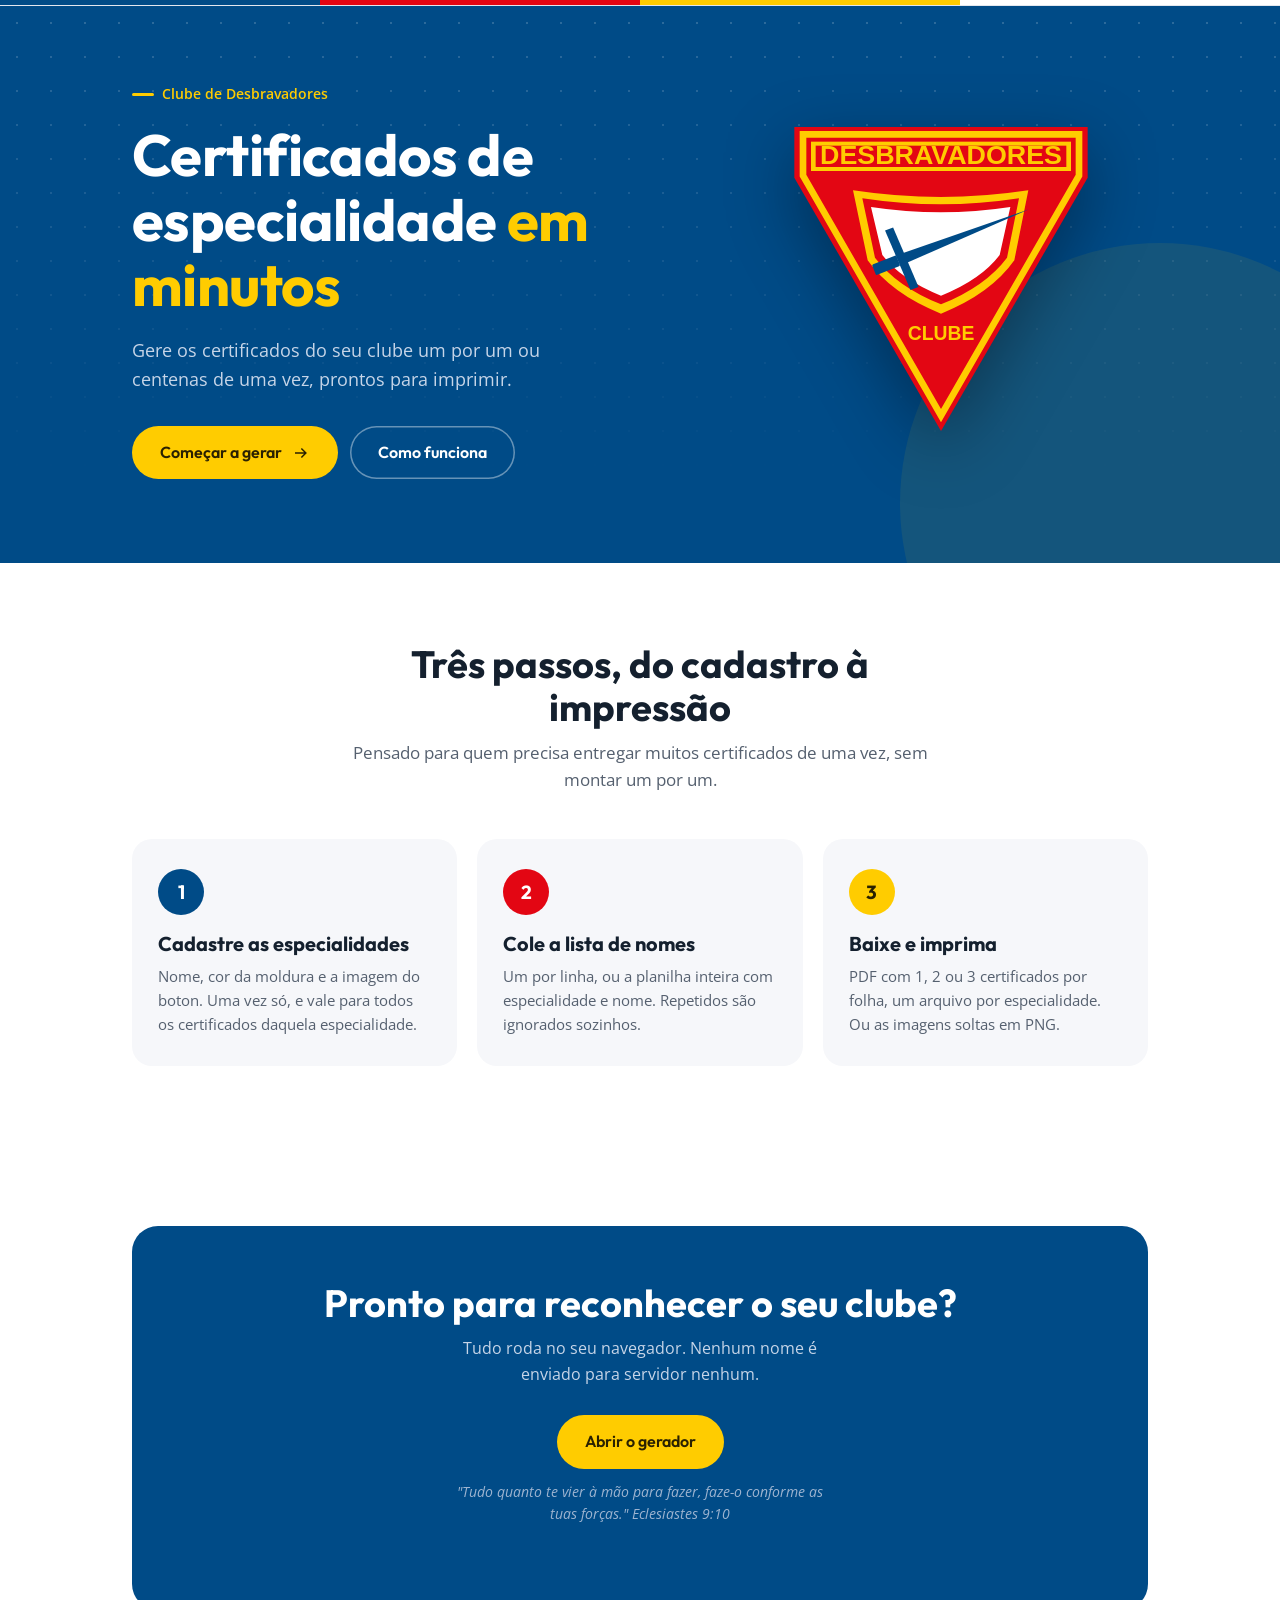
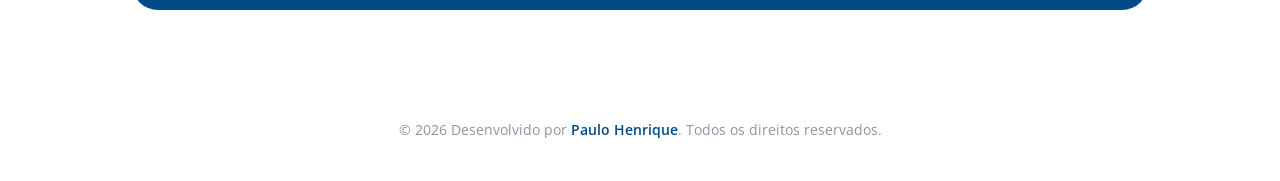
<file: index.html>
<!doctype html>
<html lang="pt-BR">
<head>
<meta charset="utf-8">
<meta name="viewport" content="width=device-width, initial-scale=1, viewport-fit=cover">
<title>Certificados de Especialidade · Desbravadores</title>
<meta name="description" content="Gere em poucos minutos os certificados de especialidade do seu Clube de Desbravadores: um por um ou centenas de uma vez.">
<link rel="icon" href="assets/desbravadores.svg">
<link rel="preconnect" href="https://fonts.googleapis.com">
<link rel="preconnect" href="https://fonts.gstatic.com" crossorigin>
<link rel="stylesheet" href="https://fonts.googleapis.com/css2?family=Open+Sans:wght@400;600&family=Outfit:wght@500;600;700&display=swap">
<style>
  :root{ --azul:#004B87; --azul-2:#003563; --vermelho:#E30613; --ouro:#FFCC00; --tinta:#14202E; --tinta-2:#55606F; --papel:#F6F7FA }
  *,*::before,*::after{ box-sizing:border-box }
  html{ overflow-x:clip }
  body{ margin:0; font-family:'Open Sans',system-ui,sans-serif; color:var(--tinta-2); background:#fff; line-height:1.6; -webkit-font-smoothing:antialiased }
  h1,h2,h3{ font-family:'Outfit',system-ui,sans-serif; color:var(--tinta); margin:0; line-height:1.12 }
  p{ margin:0 }
  a{ color:inherit }
  .wrap{ max-width:1060px; margin:0 auto; padding-inline:22px }

  /* faixa com as quatro cores do clube */
  .faixa{ height:6px; background:linear-gradient(90deg,var(--azul) 0 25%,var(--vermelho) 25% 50%,var(--ouro) 50% 75%,#fff 75%); box-shadow:inset 0 -1px 0 #E3E7EE }

  /* capa */
  .capa{ background:var(--azul); color:#D6E2F0; position:relative; overflow:hidden }
  .capa::after{ content:''; position:absolute; right:-140px; bottom:-200px; width:520px; height:520px; border-radius:50%; background:rgba(255,204,0,.08) }
  .capa-in{ display:grid; grid-template-columns:1.15fr .85fr; gap:40px; align-items:center; padding-block:72px 84px; position:relative; z-index:1 }
  .selo{ display:inline-flex; align-items:center; gap:8px; font-size:13.5px; font-weight:600; color:var(--ouro); margin-bottom:18px }
  .selo::before{ content:''; width:22px; height:3px; background:var(--ouro); border-radius:2px }
  .capa h1{ color:#fff; font-size:clamp(34px,5.2vw,58px); font-weight:700; letter-spacing:-.01em }
  .capa h1 span{ color:var(--ouro) }
  .capa p.sub{ margin-top:18px; font-size:18px; max-width:44ch; color:#C6D5E8 }
  .acoes{ display:flex; flex-wrap:wrap; gap:12px; margin-top:32px }
  .bt{ display:inline-flex; align-items:center; justify-content:center; gap:10px; min-height:52px; padding:14px 28px; border-radius:999px; font-family:'Outfit',sans-serif; font-weight:600; font-size:16px; text-decoration:none; transition:transform .15s, background .2s, box-shadow .2s }
  .bt:active{ transform:scale(.97) }
  .bt-ouro{ background:var(--ouro); color:#2A2100 }
  .bt-ouro:hover{ background:#FFD633; box-shadow:0 10px 26px -10px rgba(255,204,0,.8) }
  .bt-vazio{ color:#fff; box-shadow:inset 0 0 0 1.5px rgba(255,255,255,.4) }
  .bt-vazio:hover{ box-shadow:inset 0 0 0 1.5px #fff }
  .bt svg{ width:18px; height:18px }
  .emblema{ justify-self:center; width:min(300px,70vw); height:auto; filter:drop-shadow(0 22px 34px rgba(0,0,0,.35)); animation:flutua 6s ease-in-out infinite }
  @keyframes flutua{ 50%{ transform:translateY(-10px) } }

  /* passos */
  .sec{ padding-block:80px }
  .sec-topo{ text-align:center; max-width:620px; margin:0 auto 46px }
  .sec-topo h2{ font-size:clamp(26px,3.4vw,38px) }
  .sec-topo p{ margin-top:12px; font-size:16.5px }
  .passos{ list-style:none; margin:0; padding:0; display:grid; grid-template-columns:repeat(3,1fr); gap:20px }
  .passos li{ background:var(--papel); border-radius:20px; padding:30px 26px; transition:transform .2s, box-shadow .2s }
  .passos li:hover{ transform:translateY(-4px); box-shadow:0 18px 36px -24px rgba(0,75,135,.5) }
  .n{ display:grid; place-items:center; width:46px; height:46px; border-radius:50%; font-family:'Outfit',sans-serif; font-weight:700; font-size:19px; margin-bottom:18px }
  .passos li:nth-child(1) .n{ background:var(--azul); color:#fff }
  .passos li:nth-child(2) .n{ background:var(--vermelho); color:#fff }
  .passos li:nth-child(3) .n{ background:var(--ouro); color:#2A2100 }
  .passos h3{ font-size:20px; margin-bottom:8px }
  .passos p{ font-size:15px }

  /* cores com significado */
  .cores{ display:grid; grid-template-columns:repeat(4,1fr); gap:16px }
  .cor{ background:#fff; border-radius:18px; padding:22px 20px; border:1px solid #E3E7EE }
  .amostra{ width:40px; height:40px; border-radius:50%; margin-bottom:14px; box-shadow:inset 0 0 0 1px rgba(0,0,0,.1) }
  .cor h3{ font-size:17px; margin-bottom:6px }
  .cor p{ font-size:14px; line-height:1.5 }

  /* chamada final */
  .final{ text-align:center }
  .final .caixa{ background:var(--azul); border-radius:26px; padding:56px 26px; color:#C6D5E8 }
  .final h2{ color:#fff; font-size:clamp(26px,3.6vw,38px) }
  .final p{ margin:12px auto 28px; max-width:46ch }
  .verso{ margin-top:22px; font-size:14px; font-style:italic; color:#9DB4D0 }

  .rodape{ padding-block:30px 40px; text-align:center; font-size:13.5px; color:#8B94A3; display:grid; gap:6px }
  .credito a{ color:var(--azul); font-weight:600; text-decoration:none }
  .credito a:hover{ text-decoration:underline }

  @media (max-width:900px){
    .capa-in{ grid-template-columns:1fr; text-align:center; padding-block:48px 60px }
    .emblema{ order:-1; width:min(200px,52vw) }
    .selo{ justify-content:center }
    .capa p.sub{ margin-inline:auto }
    .acoes{ justify-content:center }
    .passos{ grid-template-columns:1fr }
    .cores{ grid-template-columns:1fr 1fr }
    .sec{ padding-block:60px }
  }
  @media (max-width:480px){
    .wrap{ padding-inline:16px }
    .acoes .bt{ width:100% }
    .cores{ grid-template-columns:1fr }
    .capa p.sub{ font-size:16.5px }
  }
  @media (prefers-reduced-motion:reduce){ .emblema{ animation:none } }

  /* ─── animações ─── */
  html{ scroll-behavior:smooth }
  #como{ scroll-margin-top:20px }
  .entra{ opacity:0; transform:translateY(22px); animation:sobe .8s cubic-bezier(.2,.7,.2,1) forwards }
  .d1{ animation-delay:.08s } .d2{ animation-delay:.2s } .d3{ animation-delay:.32s } .d4{ animation-delay:.44s }
  @keyframes sobe{ to{ opacity:1; transform:none } }
  .emblema.entra{ animation:aparece 1s cubic-bezier(.2,.7,.2,1) .15s forwards, flutua 6s ease-in-out 1.2s infinite; transform:scale(.85) rotate(-6deg) }
  @keyframes aparece{ to{ opacity:1; transform:none } }
  .rev{ opacity:0; transform:translateY(28px); transition:opacity .7s cubic-bezier(.2,.7,.2,1), transform .7s cubic-bezier(.2,.7,.2,1) }
  .rev.vis{ opacity:1; transform:none }
  .passos li.rev:nth-child(2){ transition-delay:.12s } .passos li.rev:nth-child(3){ transition-delay:.24s }
  .bt-ouro svg{ transition:transform .2s }
  .bt-ouro:hover svg{ transform:translateX(4px) }
  .passos li:hover .n{ transform:scale(1.1) rotate(-6deg) }
  .n{ transition:transform .25s cubic-bezier(.2,.7,.2,1) }
  /* brilho que passa no botão principal */
  .bt-ouro{ position:relative; overflow:hidden }
  .bt-ouro::after{ content:''; position:absolute; top:0; left:-60%; width:40%; height:100%; background:linear-gradient(100deg,transparent,rgba(255,255,255,.55),transparent); transform:skewX(-20deg); animation:brilho 4s ease-in-out 1.6s infinite }
  @keyframes brilho{ 0%{ left:-60% } 30%,100%{ left:130% } }
  /* fundo da capa com estrelas discretas */
  .capa::before{ content:''; position:absolute; inset:0; background-image:radial-gradient(rgba(255,255,255,.18) 1px, transparent 1.5px); background-size:34px 34px; mask-image:linear-gradient(180deg,#000,transparent 85%); pointer-events:none }
  @media (prefers-reduced-motion:reduce){
    html{ scroll-behavior:auto }
    .entra,.rev,.emblema.entra{ opacity:1; transform:none; animation:none; transition:none }
    .bt-ouro::after{ display:none }
  }
</style>
</head>
<body>

<div class="faixa"></div>

<header class="capa">
  <div class="wrap capa-in">
    <div>
      <p class="selo entra d1">Clube de Desbravadores</p>
      <h1 class="entra d2">Certificados de especialidade <span>em minutos</span></h1>
      <p class="sub entra d3">Gere os certificados do seu clube um por um ou centenas de uma vez, prontos para imprimir.</p>
      <div class="acoes entra d4">
        <a class="bt bt-ouro" href="gerador.html">
          Começar a gerar
          <svg viewBox="0 0 24 24" fill="currentColor" aria-hidden="true"><path d="M13.2 5.3 19.9 12l-6.7 6.7-1.4-1.4 4.3-4.3H4v-2h12.1l-4.3-4.3z"/></svg>
        </a>
        <a class="bt bt-vazio" href="#como">Como funciona</a>
      </div>
    </div>
    <img class="emblema entra" src="assets/desbravadores.svg" alt="Emblema do Clube de Desbravadores" width="300" height="304">
  </div>
</header>

<main>
  <section class="sec" id="como">
    <div class="wrap">
      <div class="sec-topo rev">
        <h2>Três passos, do cadastro à impressão</h2>
        <p>Pensado para quem precisa entregar muitos certificados de uma vez, sem montar um por um.</p>
      </div>
      <ol class="passos">
        <li class="rev">
          <span class="n">1</span>
          <h3>Cadastre as especialidades</h3>
          <p>Nome, cor da moldura e a imagem do boton. Uma vez só, e vale para todos os certificados daquela especialidade.</p>
        </li>
        <li class="rev">
          <span class="n">2</span>
          <h3>Cole a lista de nomes</h3>
          <p>Um por linha, ou a planilha inteira com especialidade e nome. Repetidos são ignorados sozinhos.</p>
        </li>
        <li class="rev">
          <span class="n">3</span>
          <h3>Baixe e imprima</h3>
          <p>PDF com 1, 2 ou 3 certificados por folha, um arquivo por especialidade. Ou as imagens soltas em PNG.</p>
        </li>
      </ol>
    </div>
  </section>

  <section class="sec final">
    <div class="wrap">
      <div class="caixa rev">
        <h2>Pronto para reconhecer o seu clube?</h2>
        <p>Tudo roda no seu navegador. Nenhum nome é enviado para servidor nenhum.</p>
        <a class="bt bt-ouro" href="gerador.html">Abrir o gerador</a>
        <p class="verso">"Tudo quanto te vier à mão para fazer, faze-o conforme as tuas forças." Eclesiastes 9:10</p>
      </div>
    </div>
  </section>
</main>

<footer class="rodape">
  <p class="credito">© <span class="ano-atual">2026</span> Desenvolvido por <a href="https://github.com/Paulo-Henr1que" target="_blank" rel="noopener">Paulo Henrique</a>. Todos os direitos reservados.</p>
</footer>
<script>document.querySelectorAll(".ano-atual").forEach(function(e){e.textContent=new Date().getFullYear()})</script>

<script>
(function(){
  var r=[].slice.call(document.querySelectorAll('.rev'));
  if(!('IntersectionObserver' in window)){ r.forEach(function(e){e.classList.add('vis')}); return }
  var o=new IntersectionObserver(function(es){ es.forEach(function(e){ if(e.isIntersecting){ e.target.classList.add('vis'); o.unobserve(e.target) } }) },{rootMargin:'0px 0px -10% 0px'});
  r.forEach(function(e){ o.observe(e) });
})();
</script>
</body>
</html>
</file>
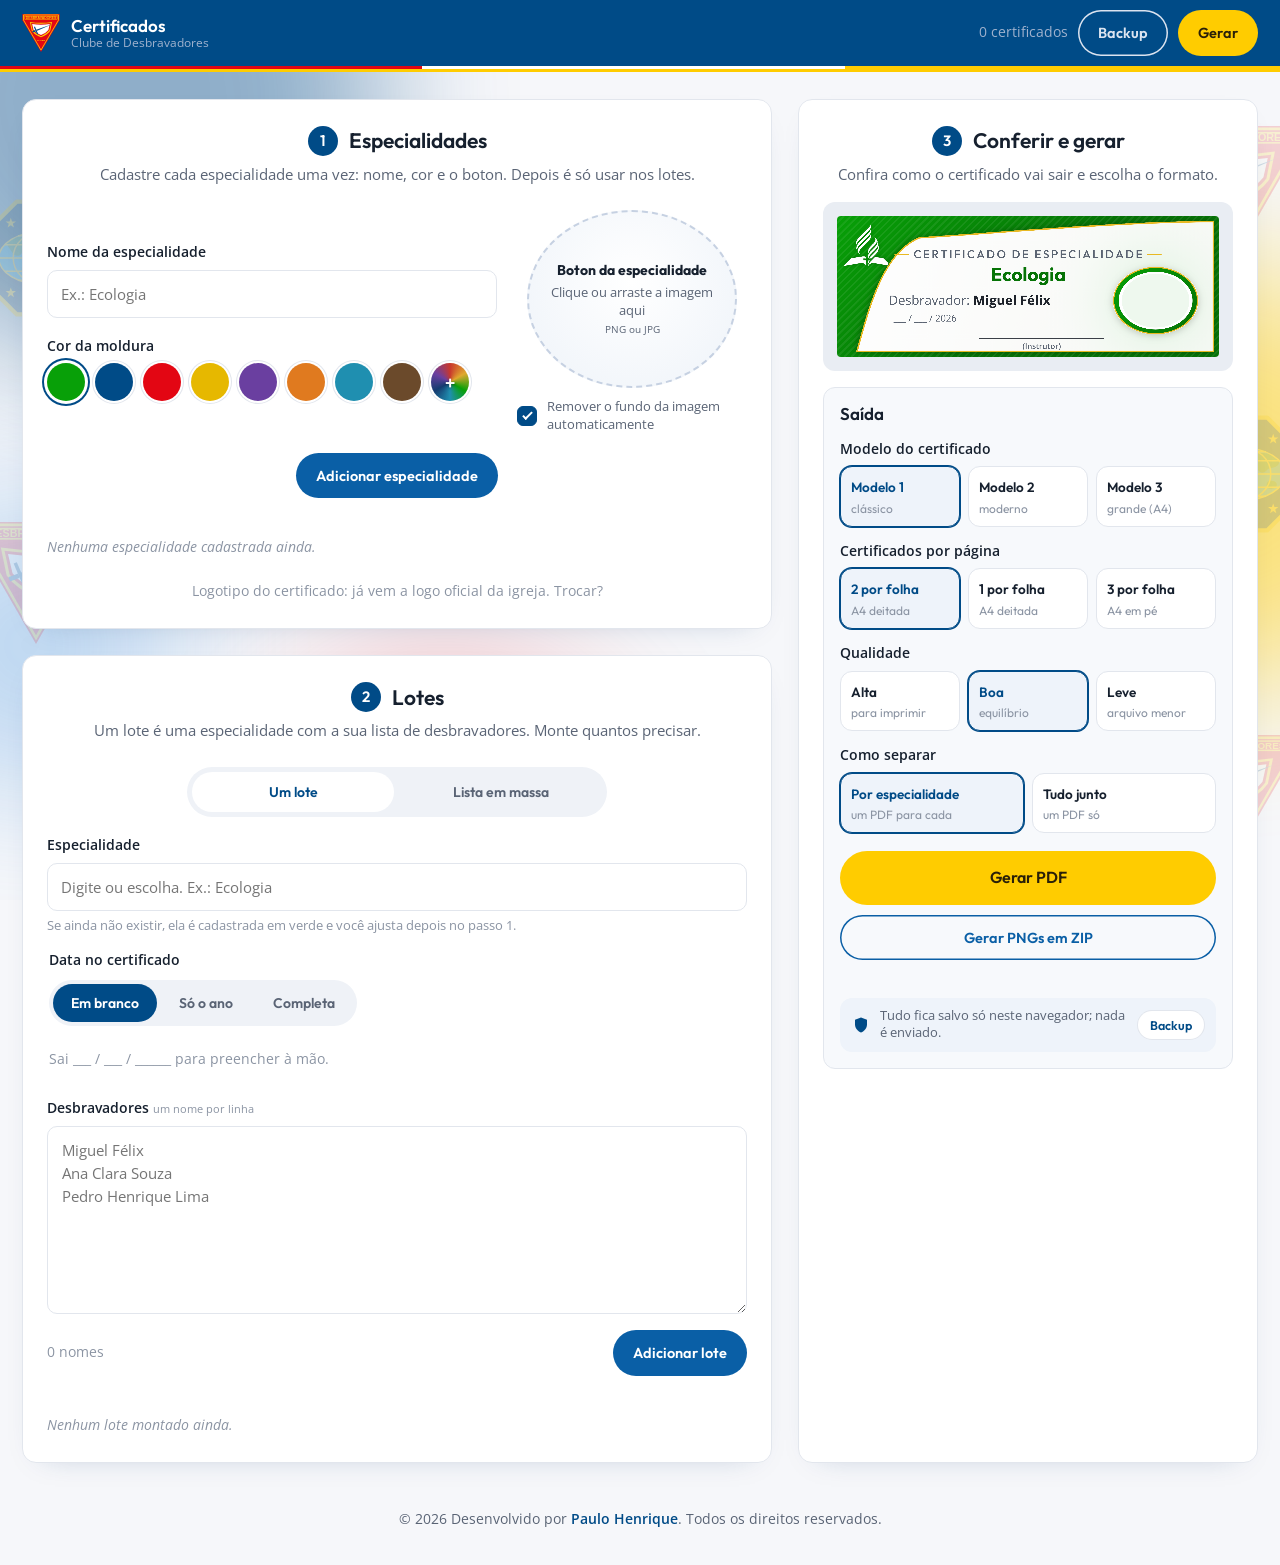
<file: gerador.html>
<!doctype html>
<html lang="pt-BR">
<head>
<meta charset="utf-8">
<meta name="viewport" content="width=device-width, initial-scale=1">
<title>Gerador · Certificados de Especialidade</title>
<link rel="icon" href="assets/desbravadores.svg">
<meta name="description" content="Gerador de certificados de especialidade para clubes de Desbravadores. Lotes em massa, PDF e PNG.">
<link rel="preconnect" href="https://fonts.googleapis.com">
<link rel="preconnect" href="https://fonts.gstatic.com" crossorigin>
<link rel="stylesheet" href="https://fonts.googleapis.com/css2?family=Open+Sans:wght@400;600;700&family=Outfit:wght@400;500;600;700;800&display=swap">
<link rel="stylesheet" href="css/estilo.css?v=26">
</head>
<body>
<div class="fundo-vivo" aria-hidden="true"><i class="bolha b1"></i><i class="bolha b2"></i><i class="bolha b3"></i><i class="bolha b4"></i><img class="selo s1" src="assets/desbravadores.svg" alt=""><img class="selo s2" src="assets/desbravadores.svg" alt=""><img class="selo s3" src="assets/desbravadores.svg" alt=""><img class="selo s4" src="assets/emblema-mundo.svg" alt=""><img class="selo s5" src="assets/emblema-mundo.svg" alt=""></div>

<header class="topo">
  <div class="wrap topo-in">
    <a class="marca" href="./"><img src="assets/desbravadores.svg" alt="" width="38" height="39" class="marca-sim"><span><b>Certificados</b><small>Clube de Desbravadores</small></span></a>
    <nav class="topo-nav">
      <span class="placar" id="placar">0 certificados</span>
      <button class="bt bt-linha" id="bt-backup">Backup</button>
      <button class="bt bt-ouro" id="bt-gerar-topo">Gerar</button>
    </nav>
  </div>
</header>

<main class="wrap principal">

  <!-- ═══════════ 1 · especialidades ═══════════ -->
  <section class="bloco" id="p-especialidades">
    <div class="bloco-topo">
      <h2><span class="passo">1</span>Especialidades</h2>
      <p>Cadastre cada especialidade uma vez: nome, cor e o boton. Depois é só usar nos lotes.</p>
    </div>

    <form class="form-esp" id="form-esp">
      <div class="esp-col">
        <label class="campo">
          <span>Nome da especialidade</span>
          <input type="text" id="esp-nome" placeholder="Ex.: Ecologia" required maxlength="60">
        </label>

        <div class="campo">
          <span>Cor da moldura</span>
          <div class="cores" id="cores" role="radiogroup" aria-label="Cor da moldura">
            <button type="button" class="cor on" data-cor="#08A008" style="--c:#08A008" aria-label="Verde"></button>
            <button type="button" class="cor" data-cor="#004B87" style="--c:#004B87" aria-label="Azul"></button>
            <button type="button" class="cor" data-cor="#E30613" style="--c:#E30613" aria-label="Vermelho"></button>
            <button type="button" class="cor" data-cor="#E6B800" style="--c:#E6B800" aria-label="Dourado"></button>
            <button type="button" class="cor" data-cor="#6A3FA0" style="--c:#6A3FA0" aria-label="Roxo"></button>
            <button type="button" class="cor" data-cor="#E07A1F" style="--c:#E07A1F" aria-label="Laranja"></button>
            <button type="button" class="cor" data-cor="#1F8FB0" style="--c:#1F8FB0" aria-label="Azul-claro"></button>
            <button type="button" class="cor" data-cor="#6B4A2B" style="--c:#6B4A2B" aria-label="Marrom"></button>
            <button type="button" class="cor cor-livre" id="abrir-cor" title="Outra cor" aria-expanded="false" aria-controls="painel-cor"><span>+</span></button>
            <input type="hidden" id="esp-cor" value="#08A008">
          </div>
          <div class="painel-cor" id="painel-cor" hidden>
            <div class="pc-topo">
              <span class="pc-amostra" id="pc-amostra"></span>
              <input type="text" id="pc-hex" value="#08A008" maxlength="7" spellcheck="false" aria-label="Código da cor">
            </div>
            <label class="pc-rot">Tom<input type="range" id="pc-tom" min="0" max="359" value="120" class="pc-faixa pc-faixa-tom"></label>
            <label class="pc-rot">Intensidade<input type="range" id="pc-sat" min="20" max="100" value="90" class="pc-faixa" id-ref="sat"></label>
            <label class="pc-rot">Claridade<input type="range" id="pc-luz" min="18" max="60" value="33" class="pc-faixa"></label>
            <button type="button" class="bt bt-azul bt-p" id="pc-ok">Usar esta cor</button>
          </div>
        </div>
      </div>

      <div class="boton-col">
      <label class="soltar" id="soltar-esp">
        <input type="file" id="esp-img" accept="image/png,image/jpeg" hidden>
        <img id="soltar-prev" alt="" hidden>
        <span class="soltar-txt" id="soltar-txt"><b>Boton da especialidade</b>Clique ou arraste a imagem aqui<br><small>PNG ou JPG</small></span>
      </label>
      <label class="lembrar tirar-fundo"><input type="checkbox" id="tirar-fundo" checked><span class="caixinha"></span>Remover o fundo da imagem automaticamente</label>
      </div>

      <div class="form-pe">
        <button type="submit" class="bt bt-azul" id="bt-salvar-esp">Adicionar especialidade</button>
        <button type="button" class="bt bt-linha" id="bt-cancelar-esp" hidden>Cancelar edição</button>
      </div>
    </form>

    <ul class="lista-esp" id="lista-esp"></ul>
    <p class="vazio" id="esp-vazio">Nenhuma especialidade cadastrada ainda.</p>

    <details class="logo-troca">
      <summary>Logotipo do certificado: já vem a logo oficial da igreja. Trocar?</summary>
      <label class="bt bt-linha bt-p">
        Enviar outra logo
        <input type="file" id="logo-img" accept="image/png,image/jpeg,image/svg+xml" hidden>
      </label>
      <button type="button" class="bt bt-linha bt-p" id="bt-logo-padrao">Voltar para a oficial</button>
    </details>
  </section>

  <!-- ═══════════ 2 · lotes ═══════════ -->
  <section class="bloco" id="p-lotes">
    <div class="bloco-topo">
      <h2><span class="passo">2</span>Lotes</h2>
      <p>Um lote é uma especialidade com a sua lista de desbravadores. Monte quantos precisar.</p>
    </div>

    <div class="abas" role="tablist">
      <button class="aba on" data-aba="manual" role="tab" aria-selected="true">Um lote</button>
      <button class="aba" data-aba="massa" role="tab" aria-selected="false">Lista em massa</button>
    </div>

    <!-- lote manual -->
    <div class="painel" id="painel-manual">
      <form class="form-lote" id="form-lote">
        <label class="campo">
          <span>Especialidade</span>
          <div class="combo">
            <input type="text" id="lote-esp" placeholder="Digite ou escolha. Ex.: Ecologia" autocomplete="off" required role="combobox" aria-expanded="false" aria-controls="combo-lista">
            <ul class="combo-lista" id="combo-lista" role="listbox" hidden></ul>
          </div>
          <small class="ajuda">Se ainda não existir, ela é cadastrada em verde e você ajusta depois no passo 1.</small>
        </label>

        <fieldset class="campo campo-data">
          <legend>Data no certificado</legend>
          <div class="segmento" role="radiogroup">
            <label><input type="radio" name="tipo-data" value="branco" checked><span>Em branco</span></label>
            <label><input type="radio" name="tipo-data" value="ano"><span>Só o ano</span></label>
            <label><input type="radio" name="tipo-data" value="cheia"><span>Completa</span></label>
          </div>
          <div class="data-linha">
            <span class="data-dica" id="data-dica">Sai ___ / ___ / ______ para preencher à mão.</span>
            <div class="data-campos">
              <input type="text" id="data-dia" placeholder="dia" maxlength="2" inputmode="numeric" disabled aria-label="Dia">
              <input type="text" id="data-mes" placeholder="mês" maxlength="2" inputmode="numeric" disabled aria-label="Mês">
              <input type="text" id="data-ano" placeholder="ano" maxlength="4" inputmode="numeric" value="2026" disabled aria-label="Ano">
            </div>
          </div>
        </fieldset>

        <label class="campo campo-largo">
          <span>Desbravadores <small>um nome por linha</small></span>
          <textarea id="lote-nomes" rows="7" placeholder="Miguel Félix&#10;Ana Clara Souza&#10;Pedro Henrique Lima"></textarea>
        </label>

        <div class="form-pe">
          <span class="conta" id="conta-nomes">0 nomes</span>
          <button type="submit" class="bt bt-azul">Adicionar lote</button>
        </div>
      </form>
    </div>

    <!-- importação em massa -->
    <div class="painel" id="painel-massa" hidden>
      <p class="dica">
        Cole uma linha por desbravador, no formato <code>Especialidade ; Nome</code>.
        Aceita <code>;</code>, <code>,</code> ou tabulação (dá para colar direto do Excel).
        As especialidades que ainda não existirem são criadas na hora, e você escolhe a cor e o boton depois.
      </p>
      <textarea id="massa-txt" rows="10" placeholder="Ecologia; Miguel Félix&#10;Ecologia; Ana Clara Souza&#10;Répteis; Pedro Henrique Lima&#10;Nós e Amarras; João Vitor"></textarea>
      <div class="form-pe">
        <label class="bt bt-linha arquivo">
          Carregar arquivo CSV
          <input type="file" id="massa-csv" accept=".csv,.txt,text/csv,text/plain" hidden>
        </label>
        <span class="conta" id="conta-massa">0 linhas</span>
        <button type="button" class="bt bt-azul" id="bt-massa">Criar lotes</button>
      </div>
      <div class="resumo" id="resumo-massa" hidden></div>
    </div>

    <ul class="lista-lotes" id="lista-lotes"></ul>
    <p class="vazio" id="lotes-vazio">Nenhum lote montado ainda.</p>
  </section>

  <!-- ═══════════ 3 · conferir e gerar ═══════════ -->
  <section class="bloco" id="p-gerar">
   <div class="gerar-cola">
    <div class="bloco-topo">
      <h2><span class="passo">3</span>Conferir e gerar</h2>
      <p>Confira como o certificado vai sair e escolha o formato.</p>
    </div>

    <div class="gerar-grade">
      <div class="previa-area">
        <div class="previa-barra">
          <span class="previa-rot">Lote na prévia</span>
          <select id="previa-lote" hidden></select>
          <div class="chips-lote" id="chips-lote"></div>
          <button class="bt bt-linha bt-p" id="bt-png-um">Baixar este PNG</button>
        </div>
        <div class="previa-moldura" id="previa-moldura" title="Clique para ampliar" role="button" tabindex="0">
          <span class="lupa">Clique para ampliar</span>
          <canvas id="previa" width="2480" height="918" aria-label="Prévia do certificado"></canvas>
        </div>
      </div>

      <div class="saida">
        <h3>Saída</h3>

        <label class="campo">
          <span>Modelo do certificado</span>
          <select id="modelo">
            <option value="classico" selected data-t="Modelo 1" data-s="clássico">Modelo 1</option>
            <option value="compacto" data-t="Modelo 2" data-s="moderno">Modelo 2</option>
            <option value="moderno" data-t="Modelo 3" data-s="grande (A4)">Modelo 3</option>
          </select>
        </label>

        <label class="campo">
          <span>Certificados por página</span>
          <select id="por-pagina">
            <option value="2" selected data-t="2 por folha" data-s="A4 deitada">2 por página (A4 deitada)</option>
            <option value="1" data-t="1 por folha" data-s="A4 deitada">1 por página (A4 deitada)</option>
            <option value="3" data-t="3 por folha" data-s="A4 em pé">3 por página (A4 em pé)</option>
          </select>
        </label>

        <label class="campo">
          <span>Qualidade</span>
          <select id="qualidade">
            <option value="alta" data-t="Alta" data-s="para imprimir">Alta — para imprimir</option>
            <option value="boa" selected data-t="Boa" data-s="equilíbrio">Boa — equilíbrio</option>
            <option value="leve" data-t="Leve" data-s="arquivo menor">Leve — arquivo menor</option>
          </select>
        </label>

        <label class="campo">
          <span>Como separar</span>
          <select id="separar">
            <option value="especialidade" selected data-t="Por especialidade" data-s="um PDF para cada">Um PDF por especialidade</option>
            <option value="unico" data-t="Tudo junto" data-s="um PDF só">Um PDF único com tudo</option>
          </select>
        </label>

        <div class="botoes-saida">
          <button class="bt bt-ouro bt-g" id="bt-pdf">Gerar PDF</button>
          <button class="bt bt-linha" id="bt-zip">Gerar PNGs em ZIP</button>
        </div>

        <div class="progresso" id="progresso" hidden>
          <div class="barra"><span id="barra-fill"></span></div>
          <p id="progresso-txt">Preparando…</p>
          <button class="bt bt-linha bt-p" id="bt-cancelar">Cancelar</button>
        </div>

        <ul class="placar-lista" id="placar-lista"></ul>

        <div class="nota-dados">
          <svg viewBox="0 0 24 24" width="18" height="18" aria-hidden="true"><path fill="currentColor" d="M12 2 4 5v6c0 5 3.4 9.4 8 11 4.6-1.6 8-6 8-11V5l-8-3Z"/></svg>
          <p>Tudo fica salvo só neste navegador; nada é enviado.</p>
          <button type="button" class="nota-bt" onclick="document.getElementById('bt-backup').click()">Backup</button>
        </div>
      </div>
    </div>
  </div>
  </section>

</main>

<footer class="rodape">
  <div class="wrap">
    <p class="credito">© <span class="ano-atual">2026</span> Desenvolvido por <a href="https://github.com/Paulo-Henr1que" target="_blank" rel="noopener">Paulo Henrique</a>. Todos os direitos reservados.</p>
  </div>
</footer>

<div class="modal" id="modal-backup" hidden role="dialog" aria-modal="true" aria-labelledby="mb-tit">
  <div class="modal-caixa">
    <button class="modal-x" id="mb-x" aria-label="Fechar">✕</button>
    <h3 id="mb-tit">Backup</h3>
    <p class="modal-sub">Leve suas especialidades, botons e lotes para outro computador.</p>
    <button class="modal-op" id="mb-baixar"><span class="mo-ic">↓</span><span><b>Baixar backup</b><small>Salva um arquivo com tudo que está aqui.</small></span></button>
    <button class="modal-op" id="mb-restaurar"><span class="mo-ic">↑</span><span><b>Restaurar backup</b><small>Abre um arquivo salvo antes. Substitui os dados atuais.</small></span></button>
    <button type="button" class="reativar" id="mb-reativar" hidden>Voltar a pedir confirmação antes de excluir</button>
  </div>
</div>

<div class="modal" id="modal-conf" hidden role="alertdialog" aria-modal="true" aria-labelledby="mc-tit">
  <div class="modal-caixa">
    <h3 id="mc-tit"></h3>
    <p class="modal-sub" id="mc-txt"></p>
    <label class="lembrar" id="mc-lembrar" hidden><input type="checkbox" id="mc-nao-mais"><span class="caixinha"></span>Não perguntar novamente</label>
    <div class="modal-acoes">
      <button class="bt bt-linha" id="mc-nao">Cancelar</button>
      <button class="bt bt-ouro" id="mc-ok">Continuar</button>
    </div>
  </div>
</div>

<div class="zoom" id="zoom" hidden>
  <button class="zoom-x" id="zoom-x" aria-label="Fechar">✕</button>
  <img id="zoom-img" alt="Certificado ampliado">
</div>

<div class="aviso" id="aviso" hidden><span id="aviso-txt"></span></div>

<input type="file" id="restaurar" accept="application/json,.json" hidden>

<script src="vendor/jspdf.umd.min.js"></script>
<script src="vendor/jszip.min.js"></script>
<script src="js/modelo-moderno.js?v=11"></script>
<script src="js/app.js?v=19"></script>
<script>document.querySelectorAll(".ano-atual").forEach(function(e){e.textContent=new Date().getFullYear()})</script>
</body>
</html>
</file>
<file: css/estilo.css>
/* Gerador de Certificados · Desbravadores
   Azul, dourado e vermelho do emblema. Outfit + Open Sans. */

:root{
  --azul:#004B87; --azul-2:#003563; --azul-3:#0A5FA6;
  --dourado:#FFCC00; --dourado-2:#E6B800;
  --vermelho:#E30613;
  --papel:#F6F7FA; --branco:#FFFFFF;
  --tinta:#16202E; --tinta-2:#5A6475; --tinta-3:#8B94A3;
  --linha:#E2E6ED;
  --verde-ok:#1C9B4B;
  --raio:14px;
  --ease:cubic-bezier(.2,.7,.2,1);
}

*,*::before,*::after{ box-sizing:border-box }
[hidden]{ display:none !important }
html{ scroll-behavior:smooth; overflow-x:clip }
@media (prefers-reduced-motion:reduce){ html{ scroll-behavior:auto } }

body{
  margin:0; background:var(--papel); color:var(--tinta-2);
  font-family:'Open Sans', system-ui, -apple-system, 'Segoe UI', sans-serif;
  font-size:15.5px; line-height:1.6; -webkit-font-smoothing:antialiased;
}
h1,h2,h3{ font-family:'Outfit', system-ui, sans-serif; color:var(--tinta); margin:0; line-height:1.2 }
p{ margin:0 }
ul{ margin:0; padding:0; list-style:none }
a{ color:inherit }
button,input,select,textarea{ font:inherit; color:inherit }
img{ display:block; max-width:100%; height:auto }
:focus-visible{ outline:3px solid var(--dourado); outline-offset:2px; border-radius:6px }

.wrap{ width:100%; max-width:1200px; margin:0 auto; padding-inline:22px }
@media (max-width:640px){ .wrap{ padding-inline:14px } }

/* ─────────── topo ─────────── */
.topo{ position:sticky; top:0; z-index:40; background:var(--azul); color:#DCE4F0 }
.topo-in{ display:flex; align-items:center; gap:16px; min-height:66px }
.marca{ display:flex; align-items:center; gap:11px }
.marca-sim{ width:34px; height:34px; flex:none }
.marca span{ display:grid; line-height:1.15 }
.marca b{ font-family:'Outfit', sans-serif; font-size:17px; color:#fff; font-weight:600 }
.marca small{ font-size:12px; color:#9FB2CE }
.topo-nav{ display:flex; align-items:center; gap:10px; margin-left:auto }
.placar{ font-size:13.5px; color:#9FB2CE; white-space:nowrap }

/* ─────────── botões ─────────── */
.bt{
  display:inline-flex; align-items:center; justify-content:center; gap:8px;
  border:0; border-radius:999px; cursor:pointer; white-space:nowrap;
  font-family:'Outfit', sans-serif; font-weight:600; font-size:14.5px;
  padding:11px 20px; min-height:42px;
  transition:background .18s, color .18s, box-shadow .18s, transform .12s var(--ease);
}
.bt:active{ transform:scale(.97) }
.bt:disabled{ opacity:.5; cursor:not-allowed }
.bt-ouro{ background:var(--dourado); color:#2A2008 }
.bt-ouro:hover:not(:disabled){ background:var(--dourado-2) }
.bt-azul{ background:var(--azul-3); color:#fff }
.bt-azul:hover:not(:disabled){ background:var(--azul) }
.bt-linha{ background:transparent; color:inherit; box-shadow:inset 0 0 0 1.5px currentColor }
.bt-linha:hover:not(:disabled){ background:rgba(255,255,255,.1) }
.principal .bt-linha{ color:var(--azul-3) }
.principal .bt-linha:hover:not(:disabled){ background:#EAF0F9 }
.bt-p{ min-height:34px; padding:7px 14px; font-size:13.5px }
.bt-g{ min-height:50px; padding:14px 26px; font-size:16px }
.bt-perigo{ color:var(--vermelho) }

/* ─────────── blocos ─────────── */
.principal{ padding-block:30px 60px; display:grid; gap:22px }
.bloco{ background:var(--branco); border-radius:var(--raio); padding:26px 24px }
@media (max-width:640px){ .bloco{ padding:20px 16px } }
.bloco-topo{ margin-bottom:20px }
.bloco-topo h2{ display:flex; align-items:center; gap:11px; font-size:21px; font-weight:600 }
.bloco-topo p{ margin-top:7px; font-size:14.5px; color:var(--tinta-2); max-width:70ch }
.passo{
  display:grid; place-items:center; width:30px; height:30px; flex:none;
  border-radius:50%; background:var(--azul); color:#fff;
  font-family:'Outfit', sans-serif; font-size:15px; font-weight:600;
}

/* ─────────── campos ─────────── */
.campo{ display:grid; gap:6px; min-width:0 }
.campo > span, .campo legend{ font-size:13.5px; font-weight:600; color:var(--tinta) }
.campo small{ font-weight:400; color:var(--tinta-3) }
.campo input[type=text], .campo input[type=file], .campo select, textarea{
  width:100%; padding:11px 13px; border-radius:10px; font-size:15px;
  background:var(--branco); border:1px solid var(--linha); color:var(--tinta);
  transition:border-color .18s;
}
textarea{
  width:100%; padding:12px 14px; border-radius:10px; font-size:15px;
  border:1px solid var(--linha); background:var(--branco); color:var(--tinta);
  resize:vertical; font-family:'Open Sans', sans-serif; line-height:1.55;
}
.campo input:focus, .campo select:focus, textarea:focus{ border-color:var(--azul-3); outline:none }
.campo input[type=file]{ padding:9px 11px; font-size:14px }

.form-esp{ display:grid; gap:16px; grid-template-columns:1.4fr .8fr 1fr; align-items:end }
.form-lote{ display:grid; gap:16px; grid-template-columns:1fr 1fr }
.campo-largo{ grid-column:1/-1 }
.form-pe{ grid-column:1/-1; display:flex; flex-wrap:wrap; align-items:center; gap:12px }
.conta{ font-size:13.5px; color:var(--tinta-3); margin-right:auto }

.cor-caixa{ display:flex; gap:8px; align-items:center }
.cor-caixa input[type=color]{
  width:46px; height:44px; padding:0; border:1px solid var(--linha);
  border-radius:10px; background:none; cursor:pointer; flex:none;
}
.cor-caixa input[type=text]{
  width:100%; padding:11px 13px; border-radius:10px; font-size:14.5px;
  border:1px solid var(--linha); text-transform:uppercase;
}

.campo-data{ border:1px solid var(--linha); border-radius:10px; padding:13px 14px; display:grid; gap:7px }
.campo-data legend{ padding-inline:5px }
.radio{ display:flex; align-items:center; gap:8px; font-size:14px; cursor:pointer }
.data-campos{ display:flex; gap:8px; margin-top:4px }
.data-campos input{ width:74px; text-align:center }
.data-campos input:disabled{ background:#F2F4F8; color:var(--tinta-3) }

/* ─────────── abas ─────────── */
.abas{ display:flex; gap:6px; margin-bottom:18px; background:#EFF2F7; padding:5px; border-radius:999px; width:max-content; max-width:100% }
.aba{
  border:0; background:transparent; cursor:pointer; border-radius:999px;
  padding:9px 18px; font-family:'Outfit',sans-serif; font-weight:600; font-size:14px;
  color:var(--tinta-2); transition:background .18s, color .18s;
}
.aba.on{ background:var(--branco); color:var(--azul) }
.dica{ font-size:14px; color:var(--tinta-2); margin-bottom:12px; max-width:80ch }
.dica code{ background:#EFF2F7; padding:2px 6px; border-radius:5px; font-size:13px }
#painel-massa textarea{ margin-bottom:12px }
.arquivo{ cursor:pointer }

.resumo{ margin-top:14px; padding:14px 16px; border-radius:10px; background:#F0F7F2; font-size:14px; color:#1B5E36 }
.resumo b{ color:#124527 }

/* ─────────── listas ─────────── */
.lista-esp{ display:grid; gap:10px; margin-top:20px; grid-template-columns:repeat(auto-fill,minmax(260px,1fr)) }
.cartao-esp{
  display:flex; align-items:center; gap:12px; padding:12px 14px;
  border-radius:12px; background:#F7F9FC; border:1px solid var(--linha);
}
.bolinha{ width:26px; height:26px; border-radius:50%; flex:none; box-shadow:inset 0 0 0 1px rgba(0,0,0,.12) }
.mini-btn{ width:40px; height:40px; border-radius:50%; object-fit:contain; background:#fff; flex:none; border:1px solid var(--linha) }
.mini-vazio{
  width:40px; height:40px; border-radius:50%; flex:none; display:grid; place-items:center;
  background:#EDF0F5; color:var(--tinta-3); font-size:10.5px; text-align:center; line-height:1.1;
  border:1px dashed #C6CDD8;
}
.cartao-esp b{ font-family:'Outfit',sans-serif; font-size:15px; color:var(--tinta); font-weight:600 }
.cartao-esp .meio{ display:grid; min-width:0; flex:1 }
.cartao-esp small{ font-size:12.5px; color:var(--tinta-3) }
.cartao-acoes{ display:flex; gap:4px }
.icone-bt{
  width:32px; height:32px; border:0; border-radius:8px; cursor:pointer;
  background:transparent; color:var(--tinta-3); font-size:14px;
  display:grid; place-items:center; transition:background .15s, color .15s;
}
.icone-bt:hover{ background:#E6EBF3; color:var(--azul) }
.icone-bt.del:hover{ background:#FBEBEA; color:var(--vermelho) }

.lista-lotes{ display:grid; gap:10px; margin-top:20px }
.cartao-lote{
  display:flex; align-items:center; gap:14px; padding:14px 16px;
  border-radius:12px; background:#F7F9FC; border:1px solid var(--linha);
}
.cartao-lote .meio{ display:grid; min-width:0; flex:1 }
.cartao-lote b{ font-family:'Outfit',sans-serif; font-size:15.5px; color:var(--tinta); font-weight:600 }
.cartao-lote small{ font-size:13px; color:var(--tinta-2) }
.etiqueta{
  display:inline-flex; align-items:center; gap:6px; padding:4px 11px; border-radius:999px;
  background:#E8EEF8; color:var(--azul); font-size:12.5px; font-weight:600;
}
.falta{ background:#FDF2E7; color:#9A5B12 }

.vazio{ margin-top:18px; font-size:14px; color:var(--tinta-3); font-style:italic }

/* ─────────── gerar ─────────── */
.gerar-grade{ display:grid; gap:22px; grid-template-columns:1.35fr .65fr; align-items:start }
.previa-barra{ display:flex; gap:10px; align-items:center; margin-bottom:12px }
.previa-barra select{ flex:1; min-width:0 }
.previa-moldura{
  background:#E9EDF3; border-radius:12px; padding:14px;
  display:grid; place-items:center;
}
#previa{ width:100%; height:auto; display:block; border-radius:4px; background:#fff }

.saida{ background:#F7F9FC; border:1px solid var(--linha); border-radius:12px; padding:20px 18px; display:grid; gap:14px }
.saida h3{ font-size:17px; font-weight:600 }
.botoes-saida{ display:grid; gap:10px; margin-top:4px }

.progresso{ display:grid; gap:9px; padding-top:6px }
.barra{ height:9px; border-radius:999px; background:#E2E6ED; overflow:hidden }
.barra span{ display:block; height:100%; width:0; background:var(--verde-ok); transition:width .2s }
#progresso-txt{ font-size:13.5px; color:var(--tinta-2) }

.placar-lista{ display:grid; gap:5px; font-size:13.5px; color:var(--tinta-2); margin-top:4px }
.placar-lista li{ display:flex; justify-content:space-between; gap:12px }
.placar-lista b{ color:var(--tinta); font-weight:600 }

/* ─────────── rodapé e aviso ─────────── */
.rodape{ padding-block:26px 40px; font-size:13.5px; color:var(--tinta-3); text-align:center }
.rodape-2{ margin-top:5px }

.aviso{
  position:fixed; left:50%; bottom:26px; transform:translateX(-50%);
  z-index:90; background:var(--tinta); color:#fff;
  padding:13px 22px; border-radius:999px; font-size:14.5px;
  box-shadow:0 14px 34px -12px rgba(22,32,46,.6);
  animation:sobe .3s var(--ease);
  max-width:calc(100vw - 32px); text-align:center;
}
.aviso.erro{ background:var(--vermelho) }
@keyframes sobe{ from{ opacity:0; transform:translate(-50%,14px) } to{ opacity:1; transform:translateX(-50%) } }

/* ─────────── telas menores ─────────── */
@media (max-width:1000px){
  .gerar-grade{ grid-template-columns:1fr }
  .form-esp{ grid-template-columns:1fr 1fr }
}
@media (max-width:720px){
  .form-esp, .form-lote{ grid-template-columns:1fr }
  .topo-nav .bt-linha{ display:none }
  .placar{ display:none }
  .lista-esp{ grid-template-columns:1fr }
}

/* ═══════════ refinamento visual ═══════════ */
.wrap{ max-width:1080px }
.topo{ box-shadow:0 3px 0 var(--dourado) }
.topo::after{ content:''; display:block; height:3px; background:linear-gradient(90deg,var(--vermelho) 0 33%,#fff 33% 66%,var(--dourado) 66%) }
.principal{ gap:26px }
.bloco{ border:1px solid var(--linha); box-shadow:0 10px 30px -22px rgba(21,60,112,.35) }
.bloco-topo{ text-align:center; margin-bottom:24px }
.bloco-topo h2{ justify-content:center }
.bloco-topo p{ margin-inline:auto }

/* formulário de especialidade */
.form-esp{ grid-template-columns:1fr 230px; align-items:stretch; gap:20px }
.esp-col{ display:grid; gap:18px; align-content:start }
.form-esp .form-pe{ justify-content:center }

.cores{ display:flex; flex-wrap:wrap; gap:10px }
.cor{
  width:38px; height:38px; border-radius:50%; border:0; cursor:pointer; padding:0;
  background:var(--c); position:relative;
  box-shadow:0 0 0 2px #fff, 0 0 0 3px var(--linha);
  transition:transform .15s var(--ease), box-shadow .15s;
}
.cor:hover{ transform:scale(1.08) }
.cor.on{ box-shadow:0 0 0 3px #fff, 0 0 0 5px var(--azul) }
.cor-livre{
  display:grid; place-items:center; overflow:hidden;
  background:conic-gradient(#C8372D,#E0A82E,#08A008,#1F8FB0,#153C70,#6A3FA0,#C8372D);
}
.cor-livre.on{ background:var(--c) }
.cor-livre span{ color:#fff; font-weight:700; font-size:18px; text-shadow:0 1px 3px rgba(0,0,0,.45); pointer-events:none }
.cor-livre input{ position:absolute; inset:0; opacity:0; cursor:pointer; width:100%; height:100% }

.soltar{
  display:grid; place-items:center; text-align:center; gap:8px; cursor:pointer;
  border:2px dashed #C6D1E2; border-radius:16px; background:#F7F9FC;
  padding:18px; min-height:190px; transition:border-color .18s, background .18s;
}
.soltar:hover, .soltar.sobre{ border-color:var(--azul-3); background:#EEF3FB }
.soltar.cheio{ border-style:solid; border-color:var(--verde-ok); background:#F3FAF5 }
.soltar img{ width:110px; height:110px; object-fit:contain; border-radius:50% }
.soltar-txt{ font-size:13.5px; color:var(--tinta-2); line-height:1.45 }
.soltar-txt b{ display:block; font-family:'Outfit',sans-serif; font-size:15px; color:var(--tinta); margin-bottom:4px }
.soltar.cheio .soltar-txt b::after{ content:' ✓'; color:var(--verde-ok) }

.logo-troca{ margin-top:22px; text-align:center; font-size:13.5px; color:var(--tinta-3) }
.logo-troca summary{ cursor:pointer; list-style:none }
.logo-troca summary::-webkit-details-marker{ display:none }
.logo-troca summary:hover{ color:var(--azul-3) }
.logo-troca[open] summary{ margin-bottom:12px }
.logo-troca .bt{ margin:4px }

/* lote */
.form-lote{ align-items:start }
.ajuda{ font-size:12.5px; color:var(--tinta-3); line-height:1.4 }
.abas{ margin-inline:auto }
#painel-massa .dica{ margin-inline:auto; text-align:center }

/* prévia */
.previa-barra{ flex-wrap:wrap }
.previa-rot{ font-size:13.5px; font-weight:600; color:var(--tinta); white-space:nowrap }

@media (max-width:720px){
  .form-esp{ grid-template-columns:1fr }
  .soltar{ min-height:150px }
  .bloco-topo h2{ font-size:19px }
}

/* itens de grade não podem crescer além da tela por causa do conteúdo */
.principal > *, .gerar-grade > *, .form-lote > *, .form-esp > * { min-width:0 }
.marca{ text-decoration:none; color:inherit }
.marca-sim{ width:38px; height:auto }
.previa-barra select{ min-width:0; max-width:100% }

.credito{ margin-bottom:6px; color:var(--tinta-2) }
.credito a{ color:var(--azul); font-weight:600; text-decoration:none }
.credito a:hover{ text-decoration:underline }

/* ═══════════ organização no computador ═══════════ */
/* duas colunas: à esquerda o que se preenche, à direita a prévia e a
   saída, fixas enquanto se rola o cadastro */
@media (min-width:1100px){
  .wrap{ max-width:1280px }
  .principal{ grid-template-columns:minmax(0,1fr) 460px; align-items:start; column-gap:26px }
  #p-especialidades, #p-lotes{ grid-column:1 }
  #p-gerar{ grid-column:2; grid-row:1 / span 2; position:sticky; top:86px; max-height:calc(100vh - 100px); overflow:auto }
  #p-gerar .gerar-grade{ grid-template-columns:1fr; gap:16px }
  #p-gerar .bloco-topo{ margin-bottom:16px }
  #p-gerar .saida{ padding:16px }
  .lista-esp{ grid-template-columns:repeat(auto-fill,minmax(230px,1fr)) }
}

/* boton: área oval, no formato em que ele aparece no certificado */
.form-esp{ grid-template-columns:1fr auto; align-items:center }
.soltar{
  width:210px; aspect-ratio:1.18; min-height:0; padding:16px;
  border-radius:50%; justify-self:center; align-self:center;
  background:radial-gradient(circle at 50% 40%, #fff, #EEF3F9);
}
.soltar img{ width:118px; height:118px }
.soltar-txt{ font-size:12.5px }
.soltar-txt b{ font-size:14px }
.soltar.cheio .soltar-txt{ display:none }
.soltar.cheio::after{ content:'Trocar'; font-size:12px; color:var(--azul-3); font-weight:600 }
@media (max-width:720px){
  .form-esp{ grid-template-columns:1fr }
  .soltar{ width:190px }
}

/* ═══════════ lote: especialidade em linha inteira, data em segmento ═══════════ */
.form-lote{ grid-template-columns:1fr }
.campo-data{ border:0; padding:0; gap:10px }
.campo-data legend{ padding:0; margin-bottom:8px; font-size:13.5px; font-weight:600; color:var(--tinta) }
.segmento{ display:inline-flex; background:#EFF2F7; padding:4px; border-radius:999px; gap:4px; width:max-content; max-width:100% }
.segmento label{ cursor:pointer }
.segmento input{ position:absolute; opacity:0; pointer-events:none }
.segmento span{ display:block; padding:8px 18px; border-radius:999px; font-family:'Outfit',sans-serif; font-weight:600; font-size:14px; color:var(--tinta-2); transition:background .18s, color .18s }
.segmento input:checked + span{ background:var(--azul); color:#fff }
.segmento input:focus-visible + span{ outline:3px solid var(--dourado); outline-offset:2px }
.data-linha{ display:flex; align-items:center; gap:12px; min-height:46px }
.data-dica{ font-size:14px; color:var(--tinta-3) }
.data-campos{ margin:0 }
.data-campos input:disabled{ display:none }
.data-campos input{ width:82px }
#data-ano{ width:96px }

/* ═══════════ painel de cor ═══════════ */
.campo{ position:relative }
.cor-livre{ border:0 }
.painel-cor{
  position:absolute; z-index:30; top:100%; left:0; margin-top:10px;
  width:290px; background:#fff; border-radius:18px; padding:18px;
  box-shadow:0 22px 50px -18px rgba(0,40,80,.45), 0 0 0 1px var(--linha);
  display:grid; gap:14px; animation:abre-pc .2s var(--ease);
}
@keyframes abre-pc{ from{ opacity:0; transform:translateY(-6px) scale(.98) } }
.pc-topo{ display:flex; gap:12px; align-items:center }
.pc-amostra{ width:48px; height:48px; border-radius:14px; flex:none; box-shadow:inset 0 0 0 1px rgba(0,0,0,.1) }
.pc-topo input{ flex:1; min-width:0; padding:11px 13px; border-radius:10px; border:1px solid var(--linha); font-size:15px; text-transform:uppercase; font-family:ui-monospace,Consolas,monospace }
.pc-rot{ display:grid; gap:7px; font-size:12.5px; font-weight:600; color:var(--tinta-2) }
.pc-faixa{ -webkit-appearance:none; appearance:none; width:100%; height:12px; border-radius:999px; background:#E2E6ED; outline:none }
.pc-faixa-tom{ background:linear-gradient(90deg,#f00,#ff0,#0f0,#0ff,#00f,#f0f,#f00) }
.pc-faixa::-webkit-slider-thumb{ -webkit-appearance:none; width:22px; height:22px; border-radius:50%; background:#fff; box-shadow:0 1px 4px rgba(0,0,0,.35), 0 0 0 1px rgba(0,0,0,.08); cursor:pointer }
.pc-faixa::-moz-range-thumb{ width:22px; height:22px; border:0; border-radius:50%; background:#fff; box-shadow:0 1px 4px rgba(0,0,0,.35); cursor:pointer }
#pc-sat{ background:linear-gradient(90deg,hsl(var(--tom,120),20%,40%),hsl(var(--tom,120),100%,40%)) }
#pc-luz{ background:linear-gradient(90deg,hsl(var(--tom,120),85%,18%),hsl(var(--tom,120),85%,60%)) }
@media (max-width:480px){ .painel-cor{ width:min(290px,calc(100vw - 48px)) } .segmento span{ padding:8px 13px; font-size:13px } }

/* ═══════════ menu de especialidades ═══════════ */
.combo{ position:relative }
.combo-lista{
  position:absolute; z-index:25; left:0; right:0; top:calc(100% + 6px);
  background:#fff; border-radius:14px; padding:6px; max-height:260px; overflow:auto;
  box-shadow:0 18px 40px -16px rgba(0,40,80,.4), 0 0 0 1px var(--linha);
  animation:abre-pc .16s var(--ease);
}
.combo-lista li{
  display:flex; align-items:center; gap:10px; padding:10px 12px; border-radius:10px;
  cursor:pointer; font-size:15px; color:var(--tinta);
}
.combo-lista li:hover, .combo-lista li.on{ background:#EEF3FA }
.combo-lista .bolinha{ width:16px; height:16px }
.combo-lista .nova{ color:var(--azul-3); font-weight:600 }
.combo-lista .vazia{ color:var(--tinta-3); font-size:14px; cursor:default }
.combo-lista .vazia:hover{ background:none }

/* ═══════════ lotes na prévia ═══════════ */
.previa-barra{ display:grid; gap:8px }
.chips-lote{ display:flex; gap:8px; overflow-x:auto; padding-bottom:4px; scrollbar-width:thin }
.chip-lote{
  display:inline-flex; align-items:center; gap:8px; flex:none;
  border:0; cursor:pointer; border-radius:999px; padding:8px 14px;
  background:#EFF2F7; color:var(--tinta-2);
  font-family:'Outfit',sans-serif; font-weight:600; font-size:13.5px;
  transition:background .18s, color .18s, transform .12s;
}
.chip-lote:hover{ background:#E3E9F2 }
.chip-lote:active{ transform:scale(.97) }
.chip-lote.on{ background:var(--azul); color:#fff }
.chip-lote .bolinha{ width:12px; height:12px; box-shadow:0 0 0 2px rgba(255,255,255,.7) }
#bt-png-um{ justify-self:start }

/* ═══════════ ampliar ═══════════ */
.previa-moldura{ position:relative; cursor:zoom-in; transition:transform .2s var(--ease) }
.previa-moldura:hover{ transform:translateY(-2px) }
.lupa{
  position:absolute; right:22px; bottom:22px; z-index:2;
  background:rgba(20,32,46,.78); color:#fff; font-size:12.5px; font-weight:600;
  padding:6px 12px; border-radius:999px; opacity:0; transition:opacity .2s;
}
.previa-moldura:hover .lupa, .previa-moldura:focus-visible .lupa{ opacity:1 }
.zoom{
  position:fixed; inset:0; z-index:100; background:rgba(8,18,32,.86);
  display:grid; place-items:center; padding:24px; cursor:zoom-out;
  animation:abre-pc .2s var(--ease);
}
.zoom img{ max-width:min(1400px,100%); max-height:90vh; width:auto; height:auto; border-radius:6px; box-shadow:0 30px 80px -20px rgba(0,0,0,.7); cursor:default }
.zoom-x{
  position:absolute; top:18px; right:18px; width:46px; height:46px; border-radius:50%;
  border:0; background:rgba(255,255,255,.14); color:#fff; font-size:18px; cursor:pointer;
}
.zoom-x:hover{ background:rgba(255,255,255,.26) }

/* ═══════════ nota de dados (no painel de gerar) ═══════════ */
.nota-dados{
  display:flex; align-items:center; gap:10px; margin-top:6px;
  padding:10px 12px; border-radius:12px; background:#EEF3FA; color:var(--azul);
}
.nota-dados p{ flex:1; min-width:0; font-size:12.5px; line-height:1.35; color:var(--tinta-2) }
.nota-dados .nota-bt{
  flex:none; border:0; cursor:pointer; border-radius:999px; padding:6px 12px;
  background:#fff; color:var(--azul); font:600 12.5px 'Outfit',sans-serif;
  box-shadow:0 0 0 1px var(--linha);
}
.rodape{ padding-block:22px 28px }
.placar-total{ padding-bottom:6px; border-bottom:1px solid var(--linha); color:var(--tinta) }
.placar-ver{ border:0; background:none; padding:4px 0; cursor:pointer; color:var(--azul-3); font:600 13px 'Outfit',sans-serif }
.principal{ padding-block:30px 24px }
.abas{ display:grid; grid-template-columns:1fr 1fr; width:100%; max-width:420px }
.aba{ white-space:nowrap; text-align:center; padding-inline:10px }

/* ═══════════ opções em cartões ═══════════ */
.opcoes{ display:grid; gap:8px; grid-template-columns:repeat(3,minmax(0,1fr)) }
.opcoes-2{ grid-template-columns:repeat(2,minmax(0,1fr)) }
.opcao{
  display:grid; gap:2px; align-content:start; text-align:left; cursor:pointer; min-width:0;
  padding:10px 12px; border-radius:12px; background:#fff;
  border:1.5px solid var(--linha); color:var(--tinta);
  font-family:'Outfit',sans-serif; transition:border-color .15s, background .15s, transform .12s;
}
.opcao b{ font-size:14px; font-weight:600 }
.opcao small{ font-size:12px; color:var(--tinta-3); line-height:1.25 }
.opcao:hover{ border-color:#B9C8DC }
.opcao:active{ transform:scale(.98) }
.opcao.on{ border-color:var(--azul); background:#EEF3FA; box-shadow:0 0 0 1px var(--azul) }
.opcao.on b{ color:var(--azul) }

/* ═══════════ janelas (backup e confirmação) ═══════════ */
.modal{
  position:fixed; inset:0; z-index:100; background:rgba(8,18,32,.6);
  display:grid; place-items:center; padding:16px; animation:abre-pc .18s var(--ease);
}
.modal-caixa{
  position:relative; width:100%; max-width:420px; background:#fff; border-radius:20px;
  padding:24px 20px 20px; display:grid; gap:10px; box-shadow:0 30px 80px -20px rgba(0,0,0,.5);
}
.modal-caixa h3{ font-size:20px; color:var(--tinta); padding-right:40px }
.modal-sub{ font-size:14px; color:var(--tinta-2); margin-bottom:4px }
.modal-x{
  position:absolute; top:14px; right:14px; width:36px; height:36px; border-radius:50%;
  border:0; background:#EFF2F7; color:var(--tinta-2); cursor:pointer; font-size:14px;
}
.modal-acoes{ display:grid; grid-template-columns:1fr 1fr; gap:10px; margin-top:6px }
.modal-op{
  display:flex; align-items:center; gap:14px; text-align:left; cursor:pointer;
  padding:14px; border-radius:14px; border:1.5px solid var(--linha); background:#fff;
  font-family:'Outfit',sans-serif; color:var(--tinta); transition:border-color .15s, background .15s;
}
.modal-op:hover{ border-color:var(--azul); background:#F5F8FC }
.modal-op b{ display:block; font-size:15px }
.modal-op small{ display:block; font-size:12.5px; color:var(--tinta-3); margin-top:2px }
.mo-ic{
  flex:none; width:40px; height:40px; border-radius:12px; display:grid; place-items:center;
  background:var(--azul); color:#fff; font-size:18px; font-weight:700;
}
#mb-restaurar .mo-ic{ background:var(--dourado); color:var(--azul) }
.opcao b, .opcao small{ white-space:nowrap; overflow:hidden; text-overflow:ellipsis }
.opcao{ padding:10px 10px }
.opcao b{ font-size:13.5px }
@media (max-width:480px){
  .opcoes{ gap:6px }
  .opcao{ padding:9px 6px; text-align:center; justify-items:center }
  .opcao b{ font-size:13px }
  .opcao small{ font-size:11px }
}

/* ═══════════ listas recolhíveis ═══════════ */
.ver-mais{
  display:flex; align-items:center; justify-content:center; gap:6px; width:100%;
  margin-top:10px; padding:11px; border-radius:12px; cursor:pointer;
  border:1.5px dashed var(--linha); background:transparent; color:var(--azul);
  font:600 14px 'Outfit',sans-serif; transition:background .15s, border-color .15s;
}
.ver-mais:hover{ background:#F5F8FC; border-color:#B9C8DC }
.ver-mais svg{ transition:transform .2s var(--ease) }
.ver-mais.aberto svg{ transform:rotate(180deg) }
.chips-lote{ flex-wrap:wrap; overflow:visible }
.chips-lote + .ver-mais{ margin-top:2px; padding:8px }
.chip-lote.on .bolinha{ box-shadow:0 0 0 2px #fff }
.cartao-lote .meio b{ display:flex; align-items:center; gap:8px; flex-wrap:wrap }
.cartao-lote .etiqueta{ font-size:11.5px; padding:2px 9px }
.cartao-lote .meio small{ white-space:nowrap }
.chip-lote{ max-width:100%; min-width:0 }
.chip-lote{ overflow:hidden; text-overflow:ellipsis; white-space:nowrap; display:inline-block; line-height:1.4 }
.chip-lote .bolinha{ display:inline-block; vertical-align:-1px; margin-right:6px }
.previa-barra{ grid-template-columns:minmax(0,1fr); min-width:0 }

/* ═══════════ não perguntar novamente ═══════════ */
.lembrar{ display:flex; align-items:center; gap:10px; cursor:pointer; font-size:14px; color:var(--tinta-2); user-select:none }
.lembrar input{ position:absolute; opacity:0; pointer-events:none }
.caixinha{
  flex:none; width:20px; height:20px; border-radius:6px; border:1.5px solid #B9C8DC; background:#fff;
  display:grid; place-items:center; transition:background .15s, border-color .15s;
}
.caixinha::after{ content:''; width:5px; height:10px; border:solid #fff; border-width:0 2px 2px 0; transform:rotate(45deg) translate(-1px,-1px); opacity:0 }
.lembrar input:checked + .caixinha{ background:var(--azul); border-color:var(--azul) }
.lembrar input:checked + .caixinha::after{ opacity:1 }
.lembrar input:focus-visible + .caixinha{ box-shadow:0 0 0 3px rgba(0,75,135,.25) }
#mc-ok.perigo{ background:var(--vermelho); color:#fff }
.reativar{
  border:0; background:none; cursor:pointer; padding:6px 0 0; justify-self:center;
  color:var(--azul-3); font:600 13.5px 'Outfit',sans-serif; text-decoration:underline; text-underline-offset:3px;
}

/* ═══════════ fundo animado do gerador ═══════════ */
.fundo-vivo{ position:fixed; inset:0; z-index:-1; overflow:hidden; pointer-events:none; background:var(--papel) }
.bolha{
  position:absolute; border-radius:50%; filter:blur(70px); opacity:.30; will-change:transform;
}
.b1{ width:520px; height:520px; background:var(--azul);    top:-160px; left:-140px; animation:vaga1 26s ease-in-out infinite alternate }
.b2{ width:420px; height:420px; background:var(--dourado); top:30%;    right:-160px; animation:vaga2 22s ease-in-out infinite alternate; opacity:.38 }
.b3{ width:380px; height:380px; background:var(--vermelho);bottom:-140px; left:20%; animation:vaga3 30s ease-in-out infinite alternate; opacity:.16 }
.b4{ width:300px; height:300px; background:#3A8DDE;        top:55%;    left:-120px; animation:vaga2 34s ease-in-out infinite alternate-reverse; opacity:.20 }
@keyframes vaga1{ to{ transform:translate3d(30vw,40%,0) scale(1.15) } }
@keyframes vaga2{ to{ transform:translate3d(-25vw,-40%,0) scale(.9) } }
@keyframes vaga3{ to{ transform:translate3d(20vw,-60%,0) scale(1.2) } }

.selo{ position:absolute; width:180px; height:auto; opacity:.06; will-change:transform }
.s1{ top:12%;  right:6%;  animation:flutua 18s ease-in-out infinite }
.s2{ top:58%;  left:4%;   width:140px; animation:flutua 22s ease-in-out infinite -6s }
.s3{ bottom:6%; right:22%; width:110px; animation:flutua 26s ease-in-out infinite -12s }
@keyframes flutua{
  0%,100%{ transform:translateY(0) rotate(-8deg) }
  50%{ transform:translateY(-40px) rotate(8deg) }
}
@media (max-width:700px){
  .bolha{ filter:blur(50px) }
  .b1{ width:320px; height:320px } .b2{ width:280px; height:280px } .b3{ width:260px; height:260px } .b4{ display:none }
  .selo{ width:110px } .s2{ width:90px } .s3{ display:none }
}
@media (prefers-reduced-motion:reduce){ .bolha, .selo{ animation:none } }
.b1{ opacity:.42 } .b2{ opacity:.5 } .b3{ opacity:.26 } .b4{ opacity:.3 }
.selo{ opacity:.11 }
.s4{ top:30%; left:44%; width:150px; animation:flutua 24s ease-in-out infinite -3s }
.s5{ bottom:14%; left:12%; width:120px; animation:flutua 20s ease-in-out infinite -9s }
@media (max-width:700px){ .s4{ width:100px; left:auto; right:4% } .s5{ display:none } }
/* emblemas nas margens livres, fora das caixas */
.selo{ width:120px; opacity:.16 }
.s1{ top:14%;  right:-20px; left:auto; bottom:auto }
.s2{ top:58%;  left:-24px;  right:auto; bottom:auto; width:120px }
.s3{ top:auto; bottom:6%;   right:-16px; left:auto; width:110px }
.s4{ top:22%;  left:-18px;  right:auto; width:120px }
.s5{ top:46%;  right:-22px; left:auto; bottom:auto; width:120px }
@media (max-width:700px){
  .selo{ width:80px; opacity:.14 } .s3,.s5{ display:none }
  .s4{ width:80px; left:-30px; right:auto }
}
/* fluidez ao rolar: a camada do fundo tem altura fixa (a maior da tela),
   então não muda de tamanho quando a barra do navegador do celular some;
   e fica isolada numa camada própria da placa de vídeo. */
.fundo-vivo{ inset:auto; top:0; left:0; width:100%; height:100vh; height:100lvh; contain:strict; transform:translateZ(0) }
.bolha, .selo{ backface-visibility:hidden }

/* desktop: a coluna 3 acompanha a altura das colunas 1 e 2, sem barra de
   rolagem própria. O conteúdo desce junto com a página e, quando o fim dele
   chega ao rodapé da tela, fica preso ali: botões de gerar sempre à vista. */
@media (min-width:1100px){
  .principal{ align-items:stretch }
  #p-gerar{ position:relative; top:auto; max-height:none; overflow:visible; display:flex; flex-direction:column }
  .gerar-cola{ margin-top:auto; position:sticky; bottom:18px }
}
.tirar-fundo{ justify-content:center; margin-top:10px; font-size:13.5px }
/* boton e a opção de remover fundo, juntos na mesma coluna */
.boton-col{ display:flex; flex-direction:column; align-items:center; justify-content:center; gap:10px; min-width:0 }
.boton-col .tirar-fundo{ margin-top:0; max-width:230px; text-align:left; font-size:13px; line-height:1.35 }
</file>
